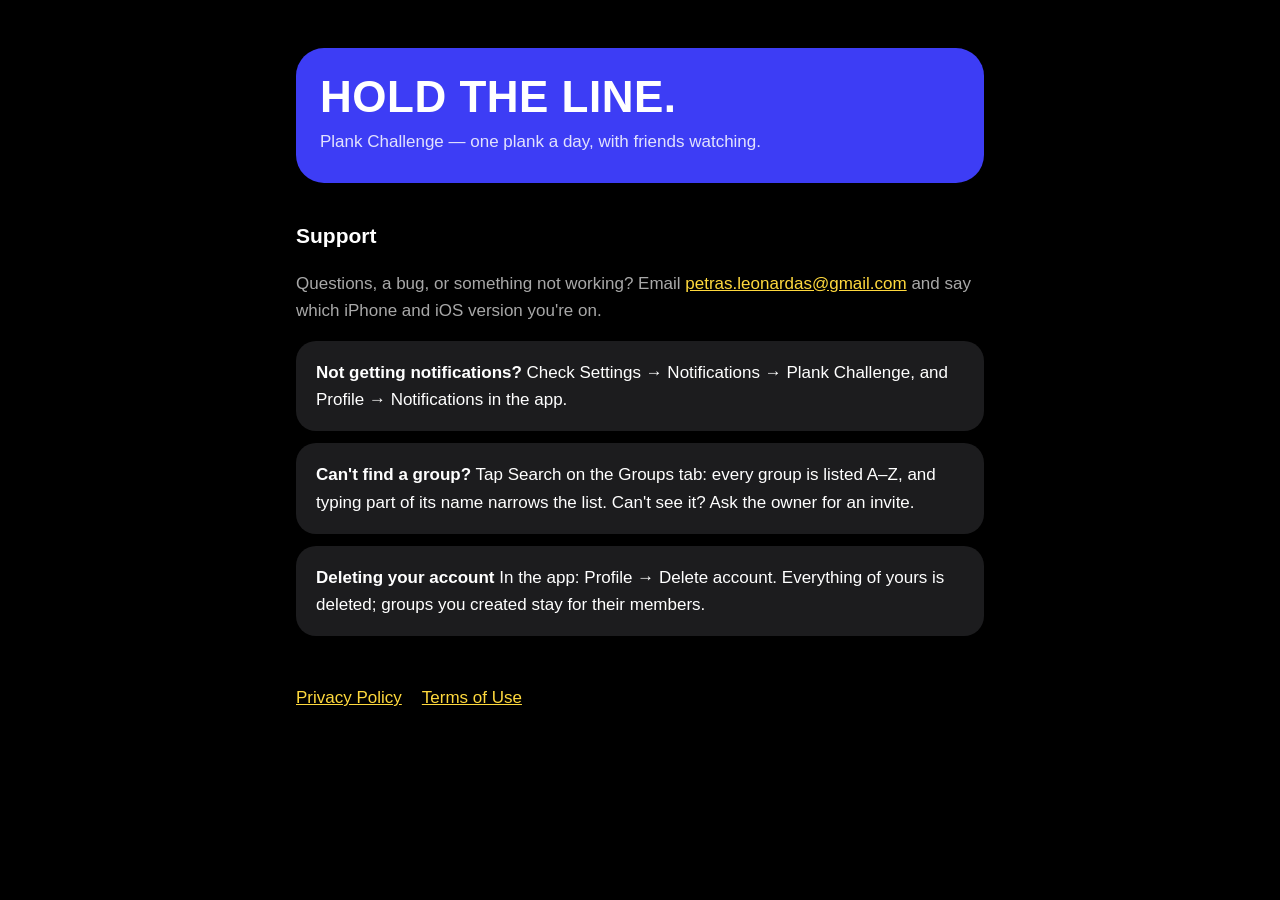
<file: index.html>
<!doctype html>
<html lang="en">
<head>
<meta charset="utf-8">
<meta name="viewport" content="width=device-width, initial-scale=1">
<title>Plank Challenge — Support</title>
<link rel="stylesheet" href="style.css">
</head>
<body>
<main>
<div class="poster">
  <h1>Hold the line.</h1>
  <p>Plank Challenge — one plank a day, with friends watching.</p>
</div>

<h2>Support</h2>
<p>Questions, a bug, or something not working? Email <a href="mailto:petras.leonardas@gmail.com">petras.leonardas@gmail.com</a> and say which iPhone and iOS version you're on.</p>

<div class="card"><strong>Not getting notifications?</strong> Check Settings → Notifications → Plank Challenge, and Profile → Notifications in the app.</div>
<div class="card"><strong>Can't find a group?</strong> Tap Search on the Groups tab: every group is listed A–Z, and typing part of its name narrows the list. Can't see it? Ask the owner for an invite.</div>
<div class="card"><strong>Deleting your account</strong> In the app: Profile → Delete account. Everything of yours is deleted; groups you created stay for their members.</div>

<nav><a href="privacy.html">Privacy Policy</a><a href="terms.html">Terms of Use</a></nav>
</main>
</body>
</html>
</file>
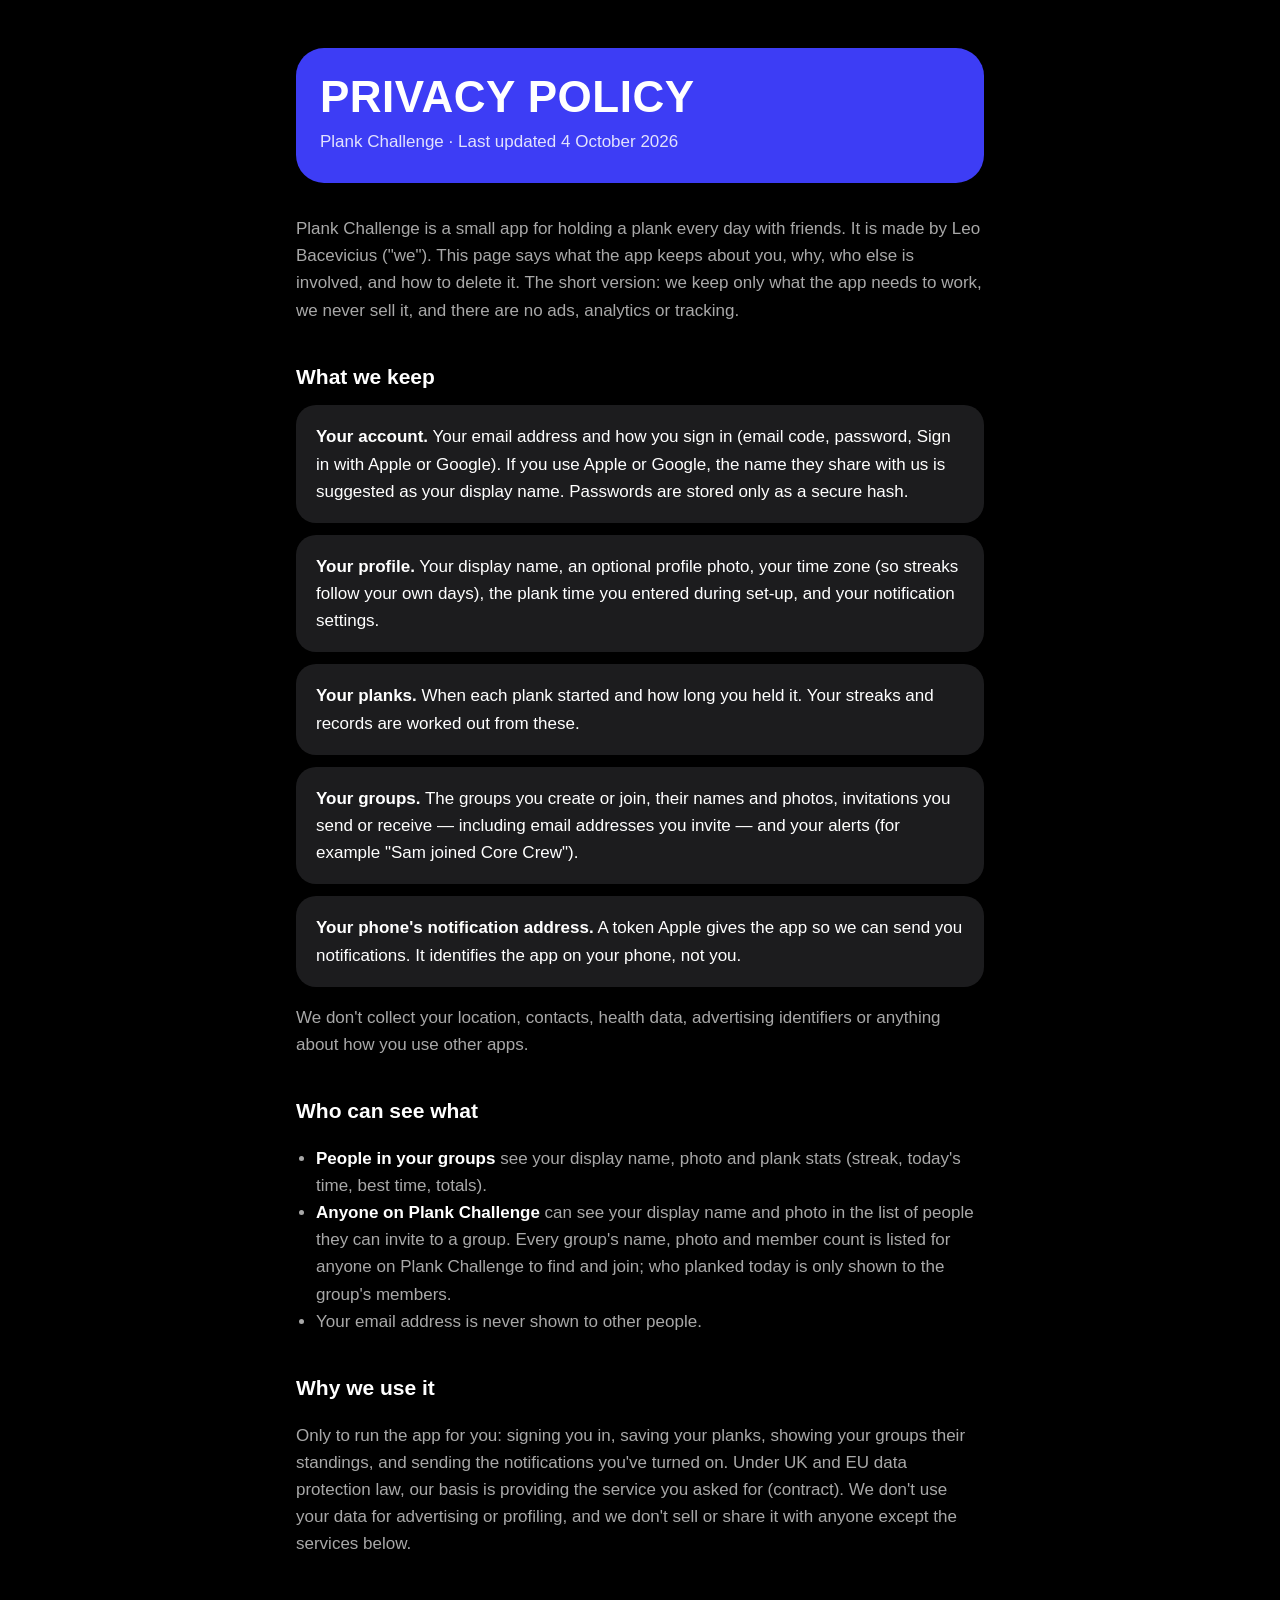
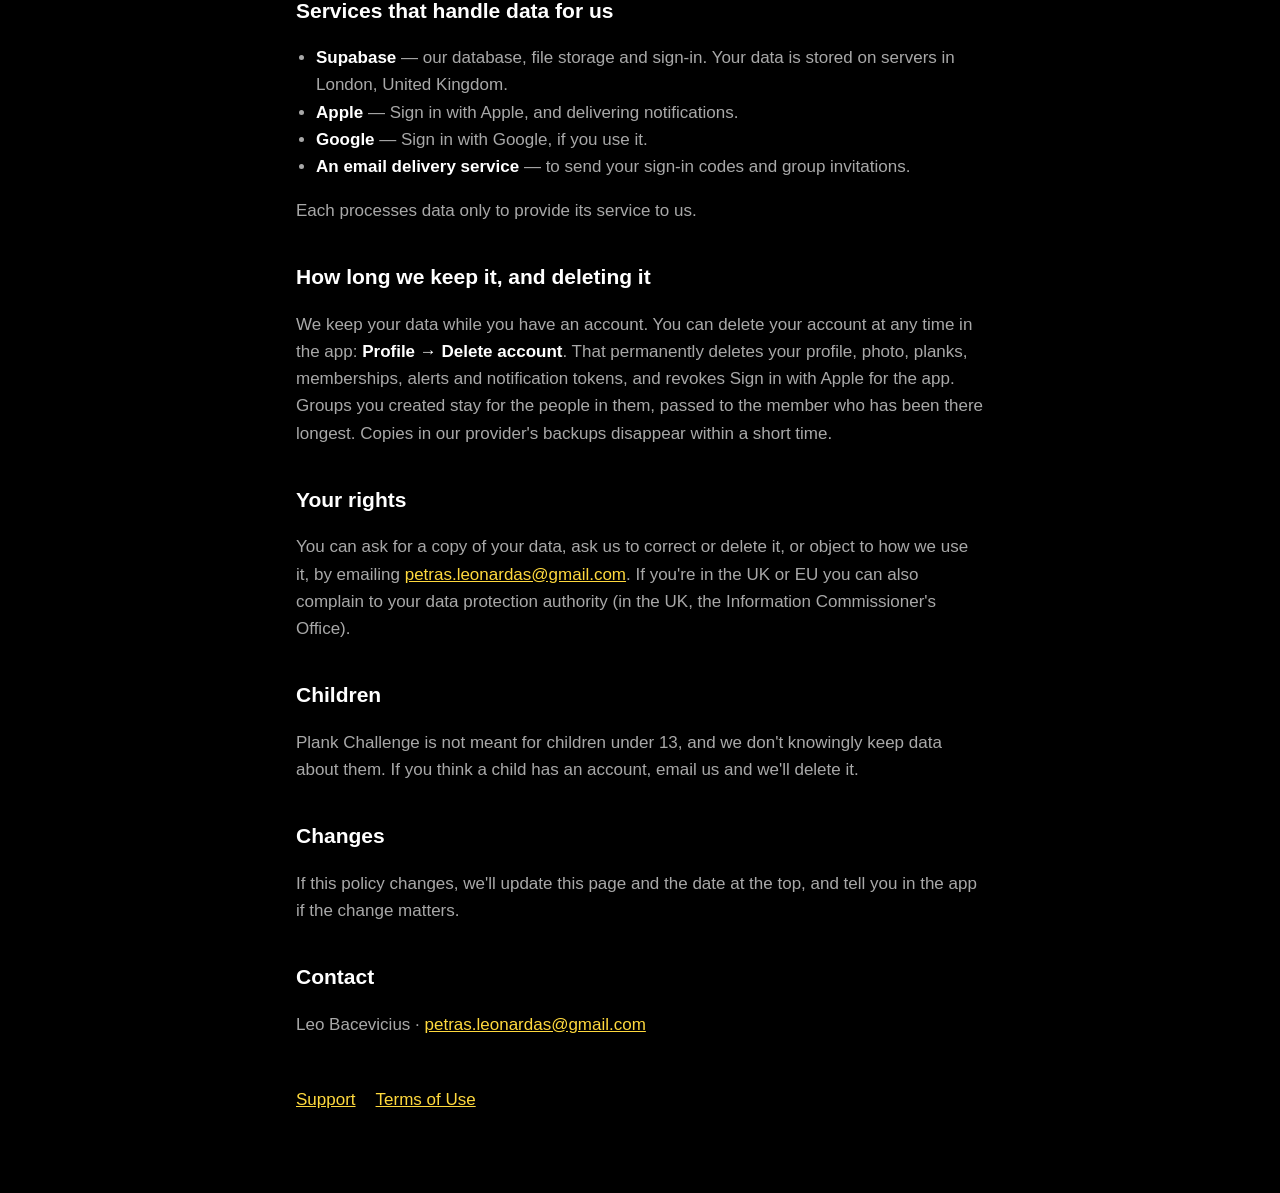
<file: privacy.html>
<!doctype html>
<html lang="en">
<head>
<meta charset="utf-8">
<meta name="viewport" content="width=device-width, initial-scale=1">
<title>Privacy Policy — Plank Challenge</title>
<link rel="stylesheet" href="style.css">
</head>
<body>
<main>
<div class="poster">
  <h1>Privacy Policy</h1>
  <p>Plank Challenge · Last updated 4 October 2026</p>
</div>

<p>Plank Challenge is a small app for holding a plank every day with friends. It is made by Leo Bacevicius ("we"). This page says what the app keeps about you, why, who else is involved, and how to delete it. The short version: we keep only what the app needs to work, we never sell it, and there are no ads, analytics or tracking.</p>

<h2>What we keep</h2>
<div class="card"><strong>Your account.</strong> Your email address and how you sign in (email code, password, Sign in with Apple or Google). If you use Apple or Google, the name they share with us is suggested as your display name. Passwords are stored only as a secure hash.</div>
<div class="card"><strong>Your profile.</strong> Your display name, an optional profile photo, your time zone (so streaks follow your own days), the plank time you entered during set-up, and your notification settings.</div>
<div class="card"><strong>Your planks.</strong> When each plank started and how long you held it. Your streaks and records are worked out from these.</div>
<div class="card"><strong>Your groups.</strong> The groups you create or join, their names and photos, invitations you send or receive — including email addresses you invite — and your alerts (for example "Sam joined Core Crew").</div>
<div class="card"><strong>Your phone's notification address.</strong> A token Apple gives the app so we can send you notifications. It identifies the app on your phone, not you.</div>
<p>We don't collect your location, contacts, health data, advertising identifiers or anything about how you use other apps.</p>

<h2>Who can see what</h2>
<ul>
  <li><strong>People in your groups</strong> see your display name, photo and plank stats (streak, today's time, best time, totals).</li>
  <li><strong>Anyone on Plank Challenge</strong> can see your display name and photo in the list of people they can invite to a group. Every group's name, photo and member count is listed for anyone on Plank Challenge to find and join; who planked today is only shown to the group's members.</li>
  <li>Your email address is never shown to other people.</li>
</ul>

<h2>Why we use it</h2>
<p>Only to run the app for you: signing you in, saving your planks, showing your groups their standings, and sending the notifications you've turned on. Under UK and EU data protection law, our basis is providing the service you asked for (contract). We don't use your data for advertising or profiling, and we don't sell or share it with anyone except the services below.</p>

<h2>Services that handle data for us</h2>
<ul>
  <li><strong>Supabase</strong> — our database, file storage and sign-in. Your data is stored on servers in London, United Kingdom.</li>
  <li><strong>Apple</strong> — Sign in with Apple, and delivering notifications.</li>
  <li><strong>Google</strong> — Sign in with Google, if you use it.</li>
  <li><strong>An email delivery service</strong> — to send your sign-in codes and group invitations.</li>
</ul>
<p>Each processes data only to provide its service to us.</p>

<h2>How long we keep it, and deleting it</h2>
<p>We keep your data while you have an account. You can delete your account at any time in the app: <strong>Profile → Delete account</strong>. That permanently deletes your profile, photo, planks, memberships, alerts and notification tokens, and revokes Sign in with Apple for the app. Groups you created stay for the people in them, passed to the member who has been there longest. Copies in our provider's backups disappear within a short time.</p>

<h2>Your rights</h2>
<p>You can ask for a copy of your data, ask us to correct or delete it, or object to how we use it, by emailing <a href="mailto:petras.leonardas@gmail.com">petras.leonardas@gmail.com</a>. If you're in the UK or EU you can also complain to your data protection authority (in the UK, the Information Commissioner's Office).</p>

<h2>Children</h2>
<p>Plank Challenge is not meant for children under 13, and we don't knowingly keep data about them. If you think a child has an account, email us and we'll delete it.</p>

<h2>Changes</h2>
<p>If this policy changes, we'll update this page and the date at the top, and tell you in the app if the change matters.</p>

<h2>Contact</h2>
<p>Leo Bacevicius · <a href="mailto:petras.leonardas@gmail.com">petras.leonardas@gmail.com</a></p>

<nav><a href="index.html">Support</a><a href="terms.html">Terms of Use</a></nav>
</main>
</body>
</html>
</file>
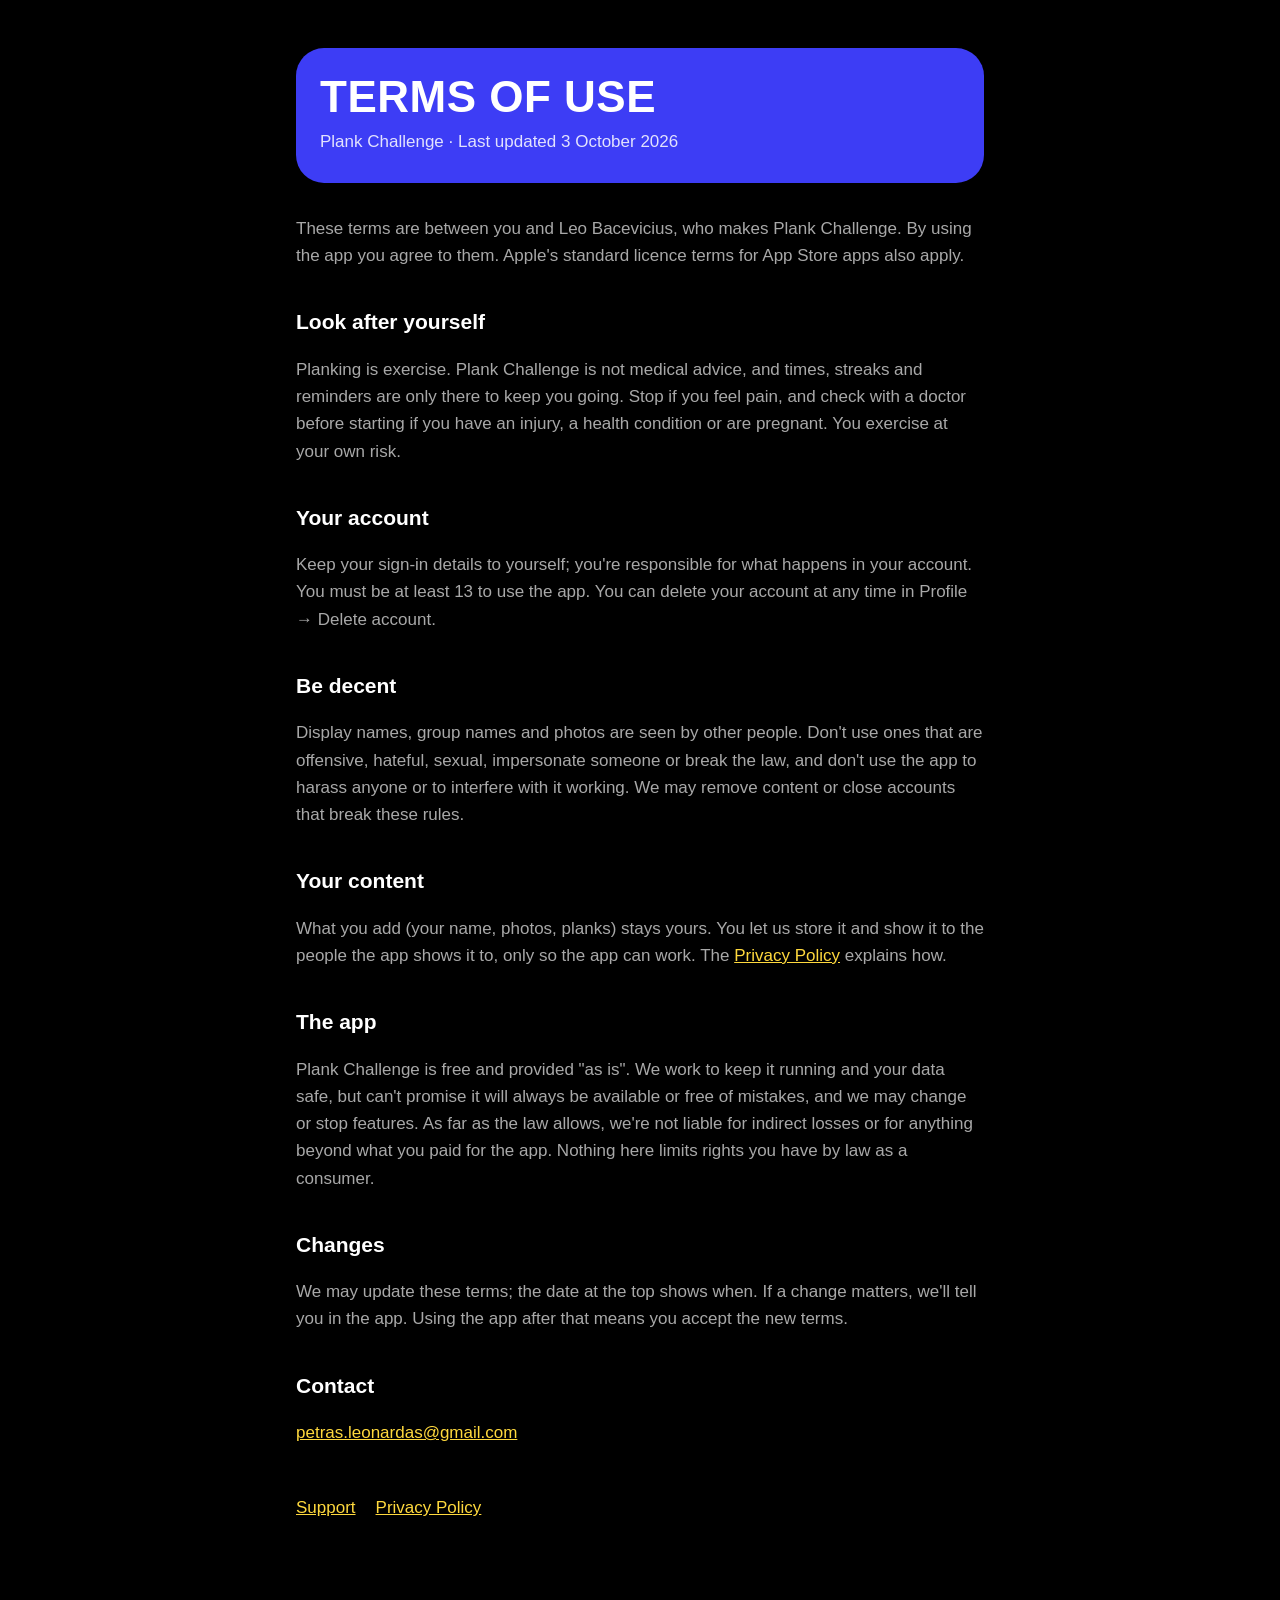
<file: terms.html>
<!doctype html>
<html lang="en">
<head>
<meta charset="utf-8">
<meta name="viewport" content="width=device-width, initial-scale=1">
<title>Terms of Use — Plank Challenge</title>
<link rel="stylesheet" href="style.css">
</head>
<body>
<main>
<div class="poster">
  <h1>Terms of Use</h1>
  <p>Plank Challenge · Last updated 3 October 2026</p>
</div>

<p>These terms are between you and Leo Bacevicius, who makes Plank Challenge. By using the app you agree to them. Apple's standard licence terms for App Store apps also apply.</p>

<h2>Look after yourself</h2>
<p>Planking is exercise. Plank Challenge is not medical advice, and times, streaks and reminders are only there to keep you going. Stop if you feel pain, and check with a doctor before starting if you have an injury, a health condition or are pregnant. You exercise at your own risk.</p>

<h2>Your account</h2>
<p>Keep your sign-in details to yourself; you're responsible for what happens in your account. You must be at least 13 to use the app. You can delete your account at any time in Profile → Delete account.</p>

<h2>Be decent</h2>
<p>Display names, group names and photos are seen by other people. Don't use ones that are offensive, hateful, sexual, impersonate someone or break the law, and don't use the app to harass anyone or to interfere with it working. We may remove content or close accounts that break these rules.</p>

<h2>Your content</h2>
<p>What you add (your name, photos, planks) stays yours. You let us store it and show it to the people the app shows it to, only so the app can work. The <a href="privacy.html">Privacy Policy</a> explains how.</p>

<h2>The app</h2>
<p>Plank Challenge is free and provided "as is". We work to keep it running and your data safe, but can't promise it will always be available or free of mistakes, and we may change or stop features. As far as the law allows, we're not liable for indirect losses or for anything beyond what you paid for the app. Nothing here limits rights you have by law as a consumer.</p>

<h2>Changes</h2>
<p>We may update these terms; the date at the top shows when. If a change matters, we'll tell you in the app. Using the app after that means you accept the new terms.</p>

<h2>Contact</h2>
<p><a href="mailto:petras.leonardas@gmail.com">petras.leonardas@gmail.com</a></p>

<nav><a href="index.html">Support</a><a href="privacy.html">Privacy Policy</a></nav>
</main>
</body>
</html>
</file>
<file: style.css>
/* Plank Challenge legal pages. System fonts only: no requests to anyone
   else's servers from a privacy policy. */
:root { --bg: #000; --surface: #1C1C1E; --text: #fff; --muted: rgba(255,255,255,.66); --accent: #FFD93D; }
* { box-sizing: border-box; }
body { margin: 0; background: var(--bg); color: var(--text); font: 17px/1.6 -apple-system, BlinkMacSystemFont, "Helvetica Neue", Arial, sans-serif; }
main { max-width: 720px; margin: 0 auto; padding: 48px 16px 80px; }
.poster { background: #3D3DF5; border-radius: 28px; padding: 28px 24px; margin-bottom: 32px; }
.poster h1 { margin: 0; font: 800 44px/0.95 Impact, "Arial Narrow Bold", sans-serif; text-transform: uppercase; letter-spacing: .5px; }
.poster p { margin: 10px 0 0; color: rgba(255,255,255,.85); }
h2 { font-size: 21px; margin: 36px 0 8px; }
p, li { color: var(--muted); }
strong { color: var(--text); }
a { color: var(--accent); }
ul { padding-left: 20px; }
.card { background: var(--surface); border-radius: 20px; padding: 18px 20px; margin: 12px 0; }
nav { margin-top: 48px; display: flex; gap: 20px; flex-wrap: wrap; }
</file>
